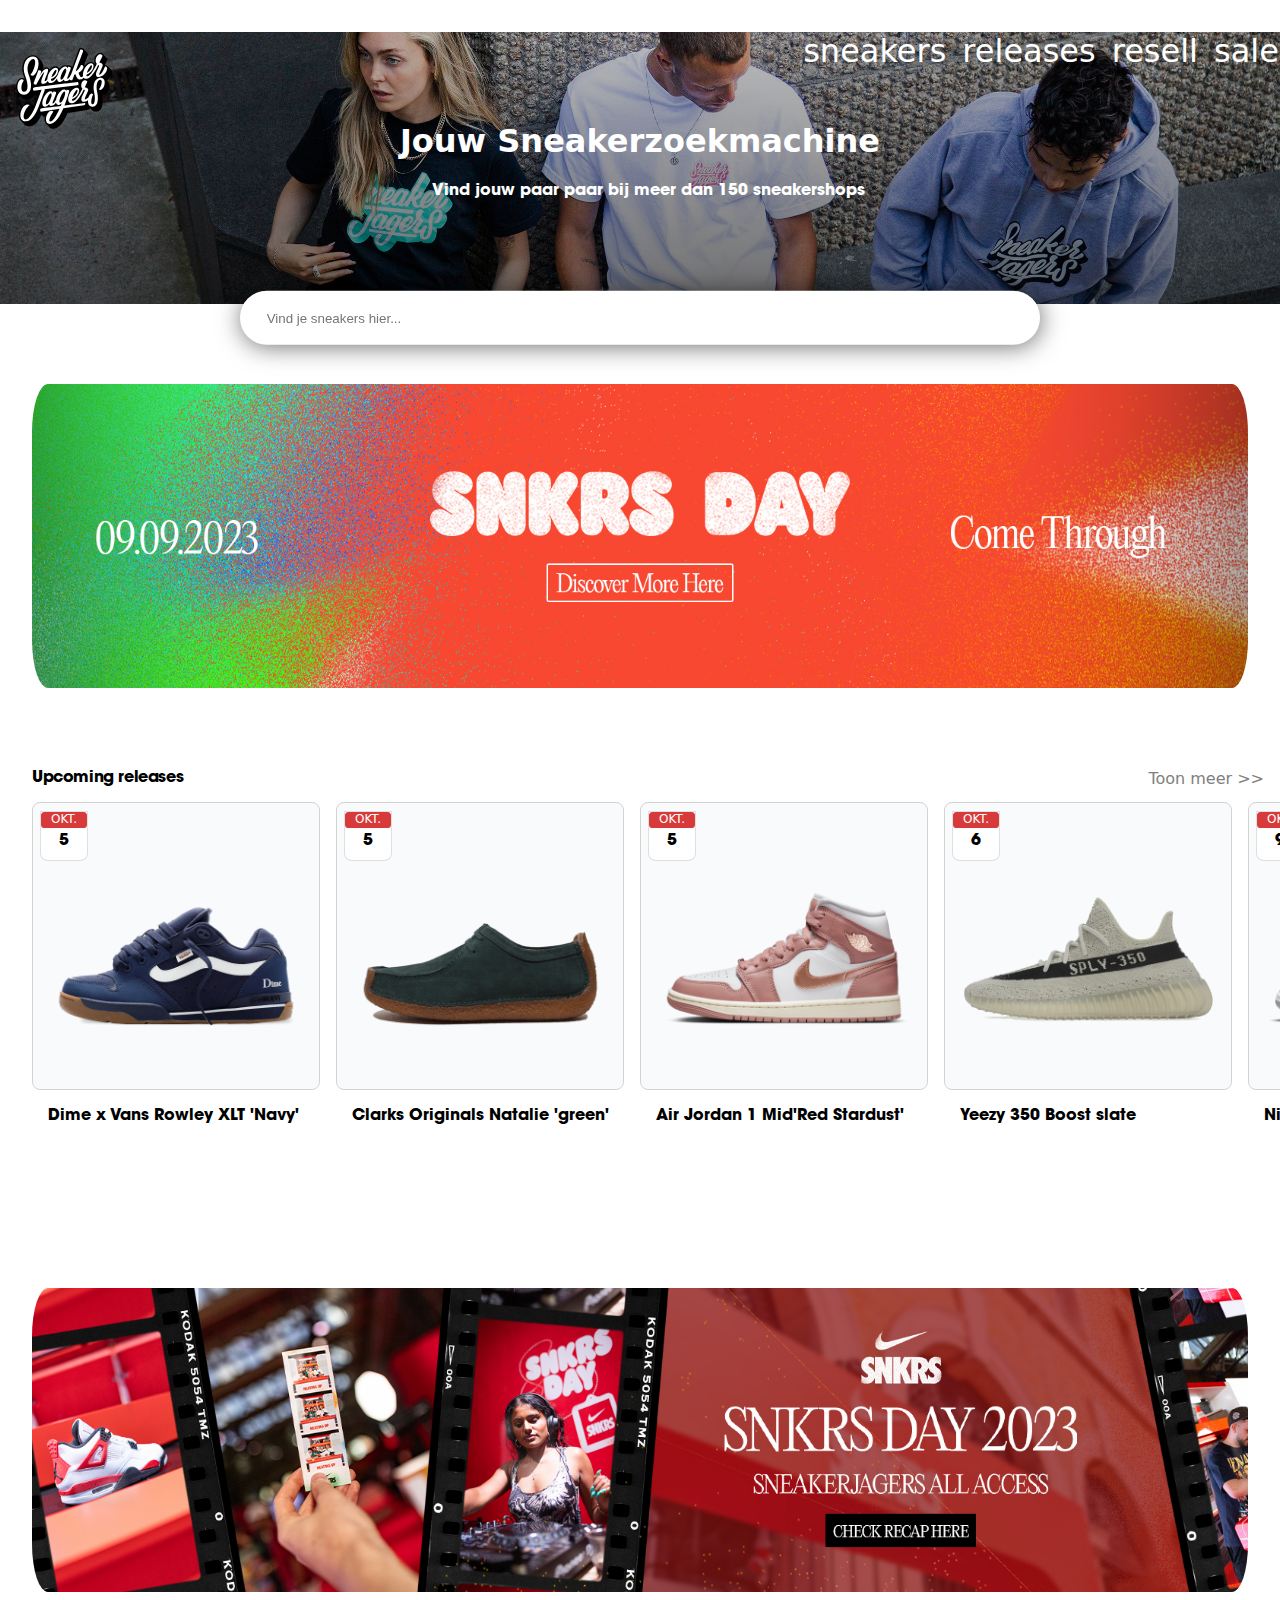
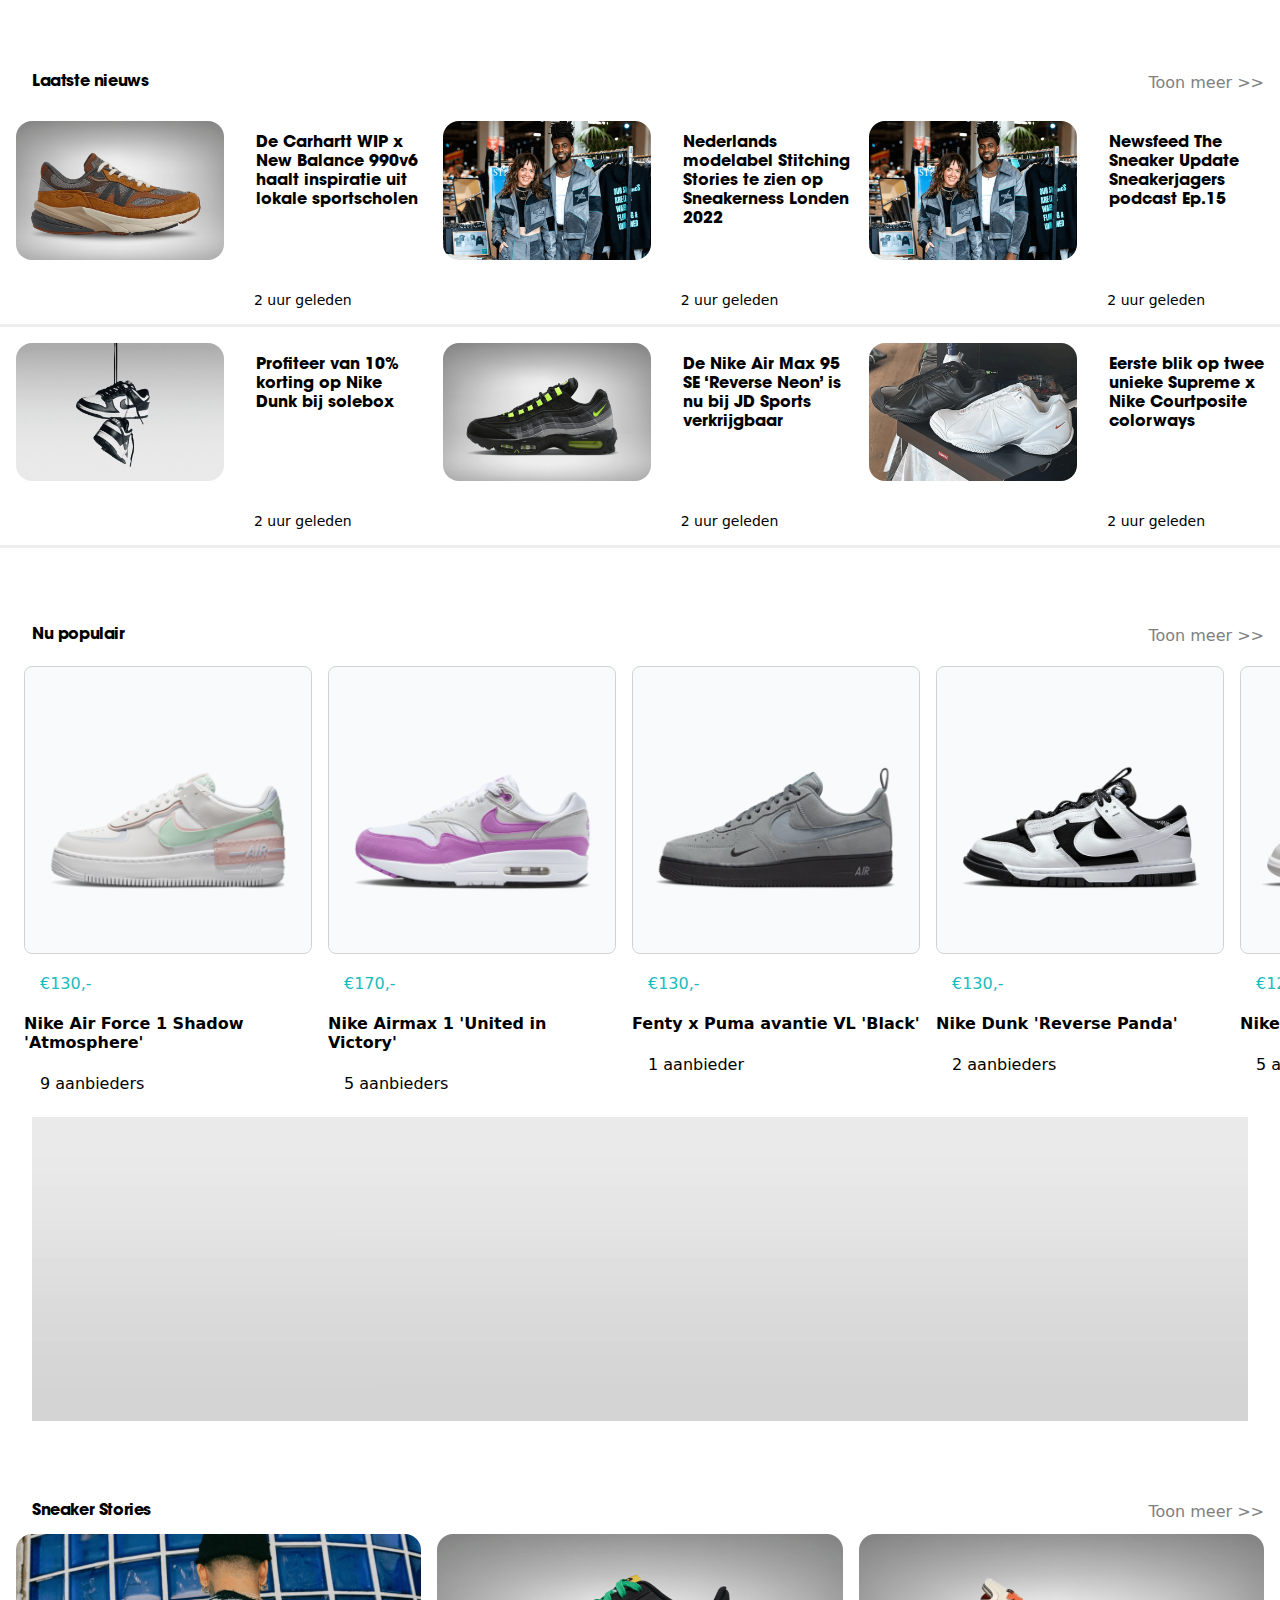
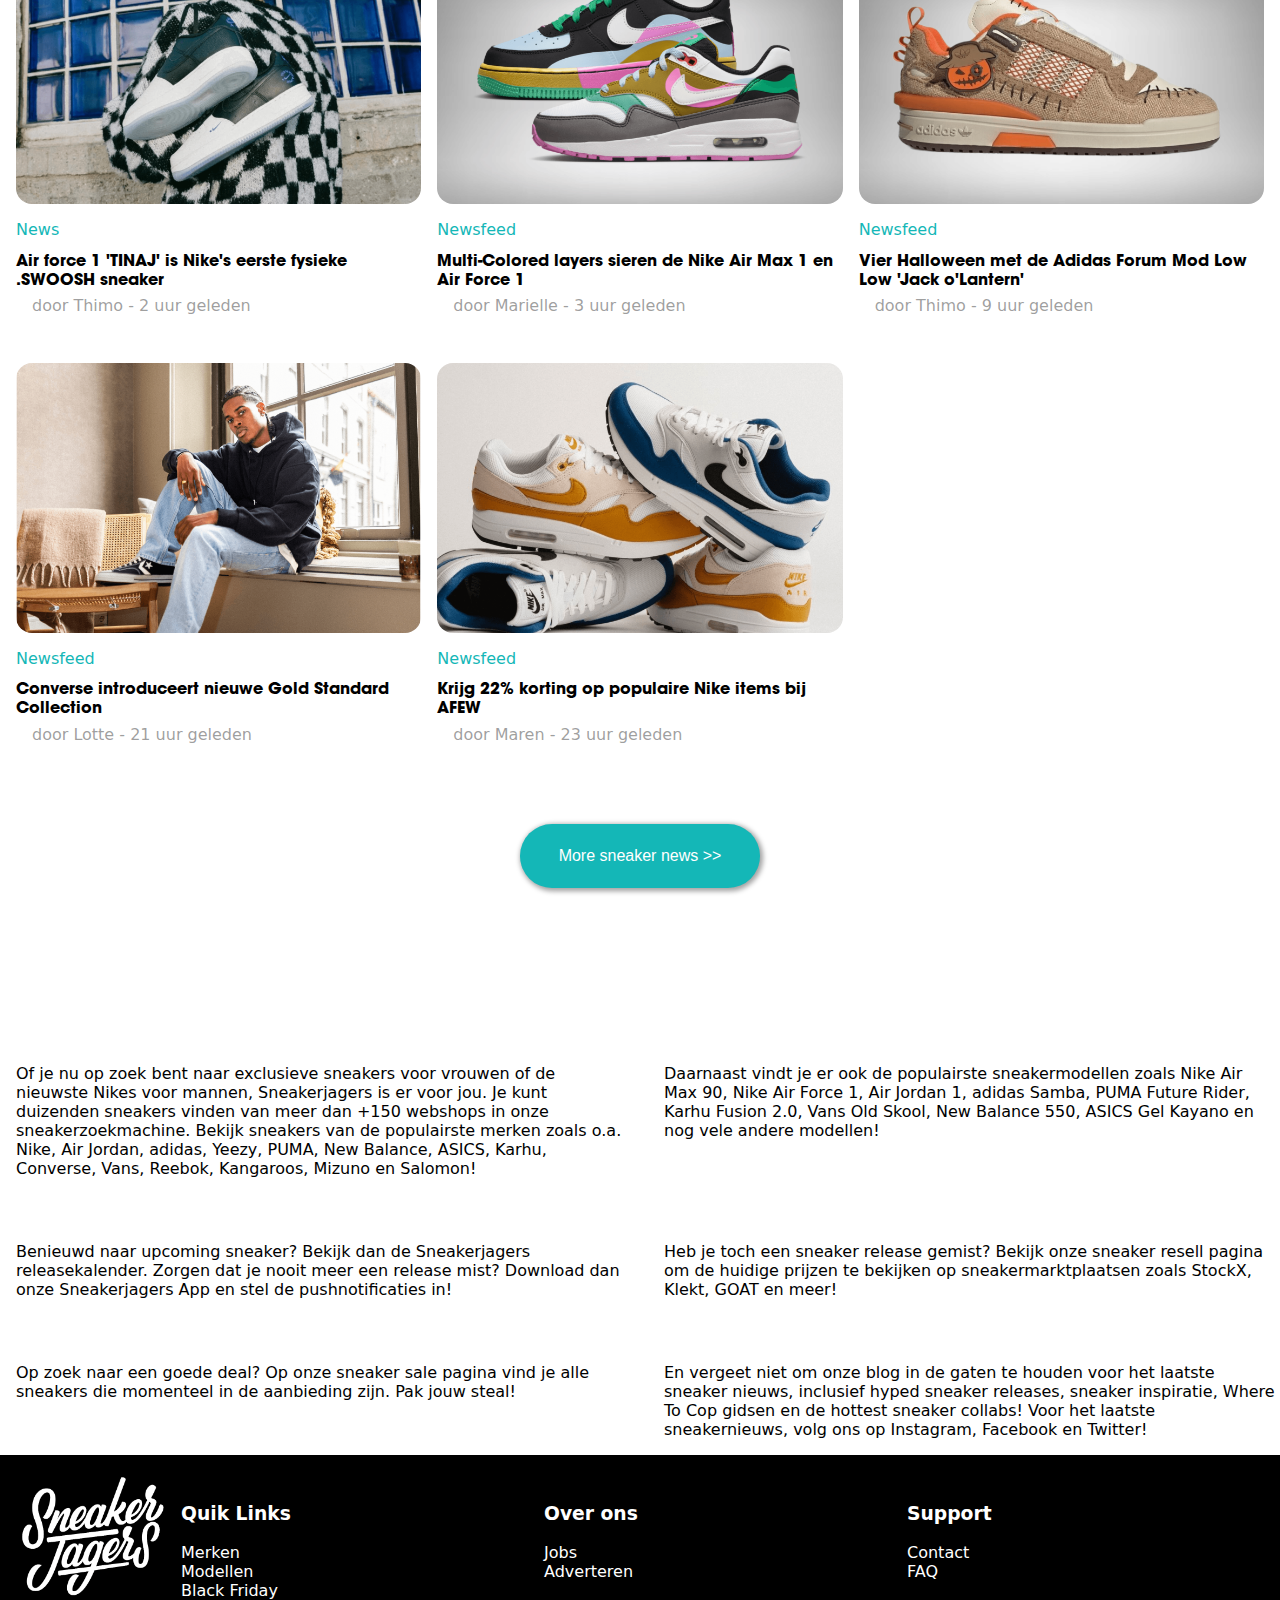
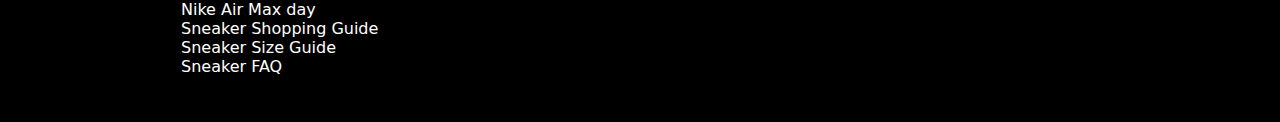
<file: index.html>
<!DOCTYPE html>
<html lang="en">

<head>
	<meta charset="UTF-8">
	<meta http-equiv="X-UA-Compatible" content="IE=edge">
	<meta name="viewport" content="width=device-width, initial-scale=1.0">
	<title>Sneakerjagers</title>
	<link href="styles/style.css" rel="stylesheet">


	<link rel="apple-touch-icon" sizes="180x180" href="/images/apple-touch-icon.png">
	<link rel="icon" type="image/png" sizes="32x32" href="images/favicon-32x32.png">
	<link rel="icon" type="image/png" sizes="16x16" href="images/favicon-16x16.png">
	<link rel="manifest" href="images/site.webmanifest">
	<link rel="mask-icon" href="images/safari-pinned-tab.svg" color="#5bbad5">
	<meta name="msapplication-TileColor" content="#da532c">
	<meta name="theme-color" content="#ffffff">
</head>

<body>
	<header>
		<img src="./images/sneakerjagers.svg" alt="">
		<nav class="nav_menu">
			<ul>
				<li class="nav_item"><a href="#">sneakers</a></li>
				<li class="nav_item"><a href="./releases.html">releases</a></li>
				<li class="nav_item"><a href="#">resell</a></li>
				<li class="nav_item"><a href="#">sale</a></li>
				<li class="nav_item"><a href="#">sustainable</a></li>
				<li class="nav_item"><a href="#">news</a></li>
				<li class="nav_item"><a href="#">app</a></li>
				<li class="nav_item"><a href="#">shop</a></li>
			</ul>

			<div class="hamburger">
				<span class="bar"></span>
				<span class="bar"></span>
				<span class="bar"></span>
			</div>
		</nav>



		<nav class="hidden_nav">
			<img src="./images/sneakerjagers-1.png" alt="">
			<ul>
				<li class="nav_item"><a href="#">sneakers</a></li>
				<li class="nav_item"><a href="./releases.html">releases</a></li>
				<li class="nav_item"><a href="#">resell</a></li>
				<li class="nav_item"><a href="#">sale</a></li>
				<li class="nav_item"><a href="#">sustainable</a></li>
				<li class="nav_item"><a href="#">news</a></li>
				<li class="nav_item"><a href="#">app</a></li>
				<li class="nav_item"><a href="#">shop</a></li>
			</ul>
			<input class="input1" type="text" name="search_bar" id="search_sneaker"
				placeholder="Vind je sneakers hier...">

			<div class="hamburger2">
				<span class="bar2"></span>
				<span class="bar2"></span>
				<span class="bar2"></span>
			</div>
		</nav>


		<h1>Jouw Sneakerzoekmachine</h1>
		<h2>Vind jouw paar paar bij meer dan 150 sneakershops</h2>

	</header>

	<input class="input1" type="text" name="search_bar" placeholder="Vind je sneakers hier...">


	<picture>
		<source srcset="./images/snkrsday1.jpg" media="(min-width: 700px)" />
		<source srcset="./images/snkrsday.jpg" media="(min-width: 300px)" />
		<img src="./images/snkrsday.jpg" alt="advertentie1" />
	</picture>


	<!-- Upcoming Releases -->
	<div class="toonmeer">
		<h2>Upcoming releases</h2>
		<a href="./releases.html">Toon meer >></a>
	</div>
	<!-- <section class="releases_index"> -->

	<section>

		<article>
			<img src="./images/dime.png" alt="Dime x Vans Rowley XLT Navy release 5 oktober">
			<h2>Dime x Vans Rowley XLT 'Navy'</h2>
			<div class="datum">
				<div class="maand">OKT.</div>
				<div class="dag">5</div>
			</div>
		</article>

		<article>
			<img src="./images/clarksoriginal.png" alt="Clarks Originals Natalie green 5 oktober">
			<h2>Clarks Originals Natalie 'green'</h2>
			<div class="datum">
				<div class="maand">OKT.</div>
				<div class="dag">5</div>
			</div>
		</article>
		<article>
			<img src="./images/aj1 .png" alt="Air Jordan 1 Mid SE WMNS Red Stardust 5 oktober">
			<h2>Air Jordan 1 Mid'Red Stardust'</h2>
			<div class="datum">
				<div class="maand">OKT.</div>
				<div class="dag">5</div>
			</div>
		</article>
		<article>
			<img src="./images/yeezy.png" alt="Yeezy 350 Boost slate 6 oktober">
			<h2>Yeezy 350 Boost slate</h2>
			<div class="datum">
				<div class="maand">OKT.</div>
				<div class="dag">6</div>
			</div>
		</article>

		<article>
			<img src="./images/greyfog.png" alt="Nike dunk low 'Grey fog' 9 oktober">
			<h2>Nike dunk low 'Grey fog'</h2>
			<div class="datum">
				<div class="maand">OKT.</div>
				<div class="dag">9</div>
			</div>
		</article>

		<article>
			<img src="./images/schoen1 (10).png" alt=" ">
			<h2>Nike Air Max Plus PS '25th Anniversary'</h2>
			<div class="datum">
				<div class="maand">OKT.</div>
				<div class="dag">9</div>
			</div>
		</article>

	</section>

	<picture>
		<source srcset="./images/ad1.jpeg" media="(min-width: 700px)" />
		<source srcset="./images/ad2.jpeg" media="(min-width: 300px)" />
		<img src="./images/ad1.jpeg" alt="Advertentie1" />
	</picture>



	<!-- Laatste nieuws -->
	<div class="toonmeer">
		<h2>Laatste nieuws</h2>
		<a href="#">Toon meer >></a>

	</div>
	<section class="laatstenieuws">
		<article>
			<img src="./images/sneakernews1.png" alt="">
			<h2>De Carhartt WIP x New Balance 990v6 haalt inspiratie uit lokale sportscholen</h2>
			<p>2 uur geleden</p>
		</article>

		<article>
			<img src="./images/sneakernews2.png" alt="">
			<h2>Nederlands modelabel Stitching Stories te zien op Sneakerness Londen 2022</h2>
			<p>2 uur geleden</p>
		</article>

		<article>
			<img src="./images/sneakernews2.png" alt="">
			<h2>Newsfeed The Sneaker Update Sneakerjagers podcast Ep.15</h2>
			<p>2 uur geleden</p>
		</article>

		<article>
			<img src="./images/sneakernews4.png" alt="">
			<h2>Profiteer van 10% korting op Nike Dunk bij solebox</h2>
			<p>2 uur geleden</p>
		</article>

		<article>
			<img src="./images/sneakernews5.png" alt="">
			<h2>De Nike Air Max 95 SE ‘Reverse Neon’ is nu bij JD Sports verkrijgbaar</h2>
			<p>2 uur geleden</p>
		</article>

		<article>
			<img src="./images/sneakernews6.png" alt="">
			<h2>Eerste blik op twee unieke Supreme x Nike Courtposite colorways</h2>
			<p>2 uur geleden</p>
		</article>


	</section>

	<!-- Nu populair -->

	<div class="toonmeer">
		<h2>Nu populair</h2>
		<a href="#">Toon meer >></a>
	</div>

	<section class="nu_populair">
		<article>
			<img src="./images/schoentest1.png" alt="">
			<p class="nu_popular">€130,-</p>
			<h4>Nike Air Force 1 Shadow 'Atmosphere'</h4>
			<p> 9 aanbieders</p>
		</article>

		<article>
			<img src="./images/airmax-pink.png" alt="">
			<p class="nu_popular">€170,-</p>

			<h4>Nike Airmax 1 'United in Victory'</h4>
			<p> 5 aanbieders</p>
		</article>

		<article>
			<img src="./images/airforceblack.png" alt="">
			<p class="nu_popular">€130,-</p>
			<h4>Fenty x Puma avantie VL 'Black'</h4>
			<p> 1 aanbieder</p>
		</article>

		<article>
			<img src="./images/dunkblackwhite.png" alt="">
			<p class="nu_popular">€130,-</p>
			<h4>Nike Dunk 'Reverse Panda'</h4>
			<p> 2 aanbieders</p>
		</article>

		<article>
			<img src="./images/greyfog.png" alt="">
			<p class="nu_popular">€120,-</p>
			<h4>Nike Dunk low 'Grey fog'</h4>
			<p> 5 aanbieders</p>
		</article>


	</section>


	<video id="video1" src="./videos/video_widescreenmp4.mp4" autoplay loop muted> >
	</video>
	<video id="video2" src="./videos/video_smallscreen.mp4" autoplay loop muted></video>
	<!-- sneaker stories -->

	<!-- sneaker stories -->
	<div class="toonmeer">
		<h2>Sneaker Stories</h2>
		<a href="#">Toon meer >></a>
	</div>

	<section class="sneakerstories">
		<article>
			<img src="./images/nikeswoosh.png" alt="">
			<a href="#">News</a>
			<h2>Air force 1 'TINAJ' is Nike's eerste fysieke .SWOOSH sneaker</h2>
			<p>door Thimo - 2 uur geleden</p>
		</article>

		<article>
			<img src="./images/airmax1.png" alt="">
			<a href="#">Newsfeed</a>
			<h2>Multi-Colored layers sieren de Nike Air Max 1 en Air Force 1</h2>
			<p>door Marielle - 3 uur geleden</p>
		</article>

		<article>
			<img src="./images/jacko.png" alt="">
			<a href="#">Newsfeed</a>
			<h2>Vier Halloween met de Adidas Forum Mod Low Low 'Jack o'Lantern'</h2>
			<p>door Thimo - 9 uur geleden</p>
		</article>

		<article>
			<img src="./images/converse-4.png" alt="">
			<a href="#">Newsfeed</a>
			<h2>Converse introduceert nieuwe Gold Standard Collection</h2>
			<p>door Lotte - 21 uur geleden</p>
		</article>

		<article>
			<img src="./images/22korting.png" alt="">
			<a href="#">Newsfeed</a>
			<h2>Krijg 22% korting op populaire Nike items bij AFEW</h2>
			<p>door Maren - 23 uur geleden</p>
		</article>

	</section>

	<div class="more-sneaker-news2">
	<button type="button" id="more-sneaker-news">More sneaker news >></button>
	</div>


	<section class="footer-text">
		<p>Of je nu op zoek bent naar exclusieve sneakers voor vrouwen of de nieuwste Nikes voor mannen, Sneakerjagers
			is er
			voor jou. Je kunt duizenden sneakers vinden van meer dan +150 webshops in onze sneakerzoekmachine. Bekijk
			sneakers van de populairste merken zoals o.a. Nike, Air Jordan, adidas, Yeezy, PUMA, New Balance, ASICS,
			Karhu,
			Converse, Vans, Reebok, Kangaroos, Mizuno en Salomon!</p>

		<p>Daarnaast vindt je er ook de populairste sneakermodellen zoals Nike Air Max 90, Nike Air Force 1, Air Jordan
			1,
			adidas Samba, PUMA Future Rider, Karhu Fusion 2.0, Vans Old Skool, New Balance 550, ASICS Gel Kayano en nog
			vele
			andere modellen!</p>

		<p>Benieuwd naar upcoming sneaker? Bekijk dan de Sneakerjagers releasekalender. Zorgen dat je nooit meer een
			release
			mist? Download dan onze Sneakerjagers App en stel de pushnotificaties in!</p>

		<p>Heb je toch een sneaker release gemist? Bekijk onze sneaker resell pagina om de huidige prijzen te bekijken
			op
			sneakermarktplaatsen zoals StockX, Klekt, GOAT en meer!</p>


		<p>Op zoek naar een goede deal? Op onze sneaker sale pagina vind je alle sneakers die momenteel in de aanbieding
			zijn. Pak jouw steal!</p>


		<p>En vergeet niet om onze blog in de gaten te houden voor het laatste sneaker nieuws, inclusief hyped sneaker
			releases, sneaker inspiratie, Where To Cop gidsen en de hottest sneaker collabs! Voor het laatste
			sneakernieuws,
			volg ons op Instagram, Facebook en Twitter!</p>

	</section>

	<footer>
        <img src="/images/sneakerjagers-1.png" alt="">
    
            <div class="footer-column">
                    <h3>Quik Links</h3>
                    <ul>
                        <li>Merken</li>
                        <li>Modellen</li>
                        <li>Black Friday</li>
                        <li>Nike Air Max day</li>
                        <li>Sneaker Shopping Guide</li>
                        <li>Sneaker Size Guide</li>
                        <li>Sneaker FAQ</li>
                    </ul>
            </div>
        
            <div class="footer-column">
                    <h3>Over ons</h3>
                    <ul>
                        <li>Jobs</li>
                        <li>Adverteren</li>
                    </ul>

            </div>
        
            <div class="footer-column">
                    <h3>Support</h3>
                    <ul>
                        <li>Contact</li>
                        <li>FAQ</li>
                    </ul>
            </div>
 
        
    </footer>




	<script defer src="scripts/script.js"></script>
</body>





</html>
</file>
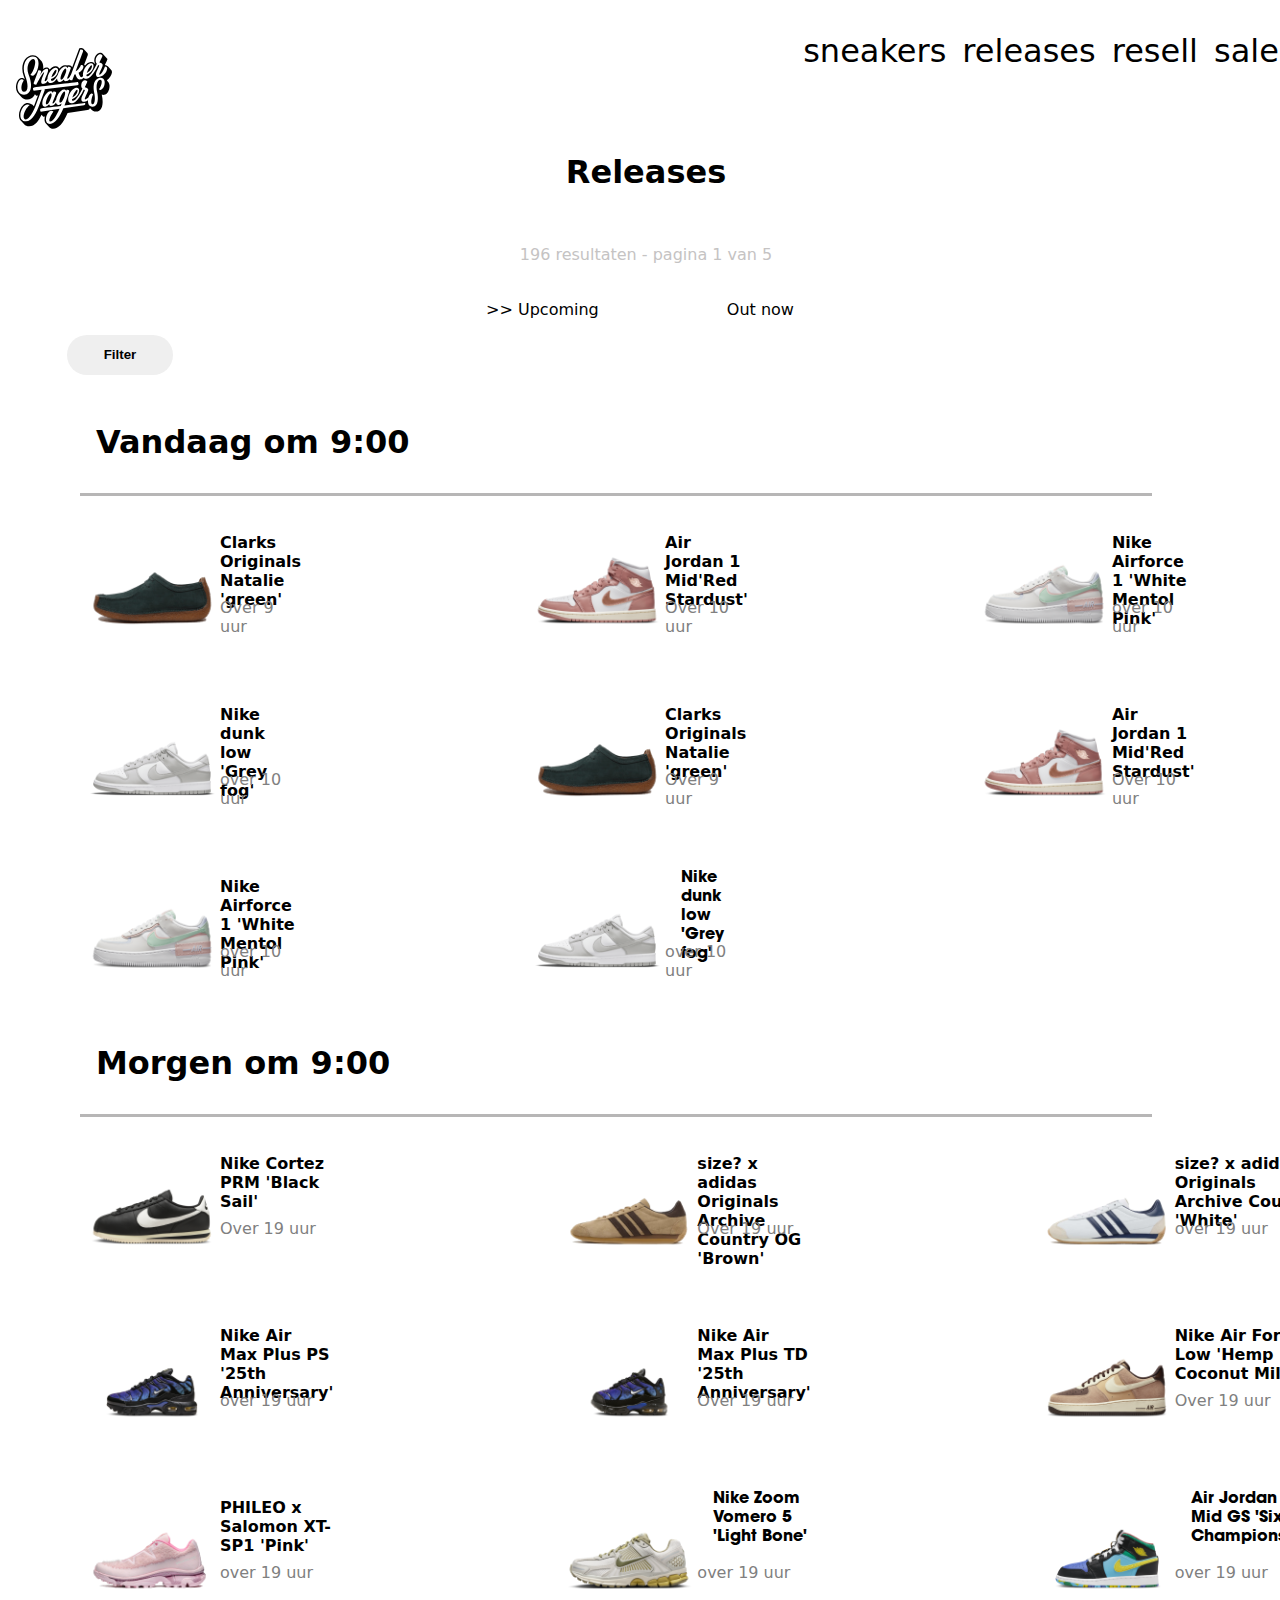
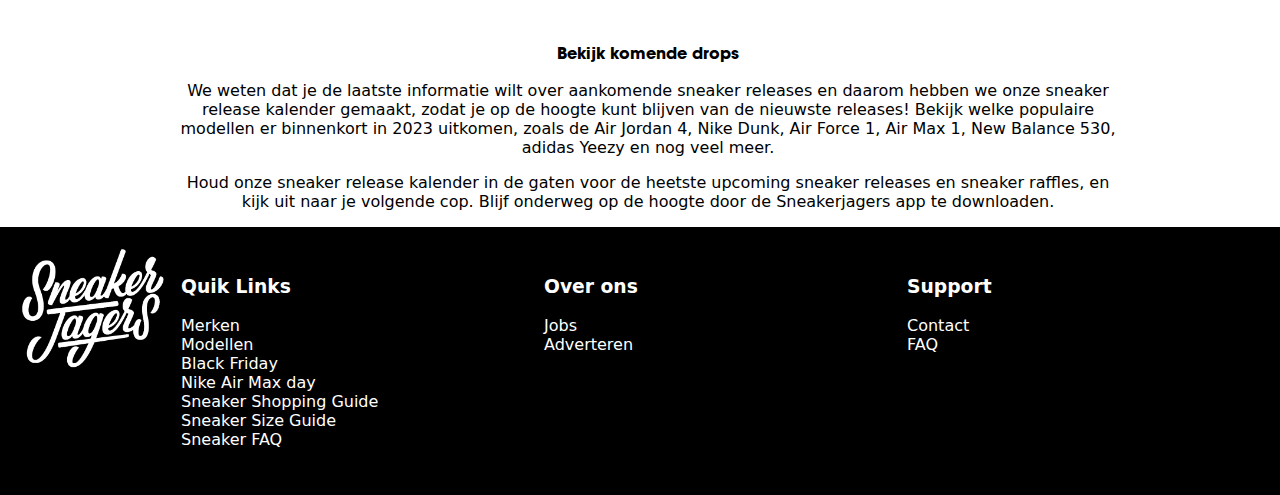
<file: releases.html>
<!DOCTYPE html>
<html lang="nl">

<head>
    <meta charset="UTF-8">
    <meta http-equiv="X-UA-Compatible" content="IE=edge">
    <meta name="viewport" content="width=device-width, initial-scale=1.0">
    <title>releases</title>
    <link rel="stylesheet" href="./styles/style.css">
    <link rel="apple-touch-icon" sizes="180x180" href="/images/apple-touch-icon.png">
    <link rel="icon" type="image/png" sizes="32x32" href="images/favicon-32x32.png">
    <link rel="icon" type="image/png" sizes="16x16" href="images/favicon-16x16.png">
    <link rel="manifest" href="images/site.webmanifest">
    <link rel="mask-icon" href="images/safari-pinned-tab.svg" color="#5bbad5">
    <meta name="msapplication-TileColor" content="#da532c">
    <meta name="theme-color" content="#ffffff">
</head>


<body class="body2">
    








    <header class="header2">
		<img src="./images/sneakerjagers.svg" alt="">
		<nav class="nav_menu">
			<ul>
				<li class="nav_item"><a href="#">sneakers</a></li>
				<li class="nav_item"><a href="./releases.html">releases</a></li>
				<li class="nav_item"><a href="#">resell</a></li>
				<li class="nav_item"><a href="#">sale</a></li>
				<li class="nav_item"><a href="#">sustainable</a></li>
				<li class="nav_item"><a href="#">news</a></li>
				<li class="nav_item"><a href="#">app</a></li>
				<li class="nav_item"><a href="#">shop</a></li>
			</ul>

			<div class="hamburger">
				<span class="bar"></span>
				<span class="bar"></span>
				<span class="bar"></span>
			</div>
		</nav>



		<nav class="hidden_nav">
			<img src="./images/sneakerjagers-1.png" alt="">
			<ul>
				<li class="nav_item"><a href="#">sneakers</a></li>
				<li class="nav_item"><a href="./releases.html">releases</a></li>
				<li class="nav_item"><a href="#">resell</a></li>
				<li class="nav_item"><a href="#">sale</a></li>
				<li class="nav_item"><a href="#">sustainable</a></li>
				<li class="nav_item"><a href="#">news</a></li>
				<li class="nav_item"><a href="#">app</a></li>
				<li class="nav_item"><a href="#">shop</a></li>
			</ul>
			<input class="input1" type="text" name="search_bar" id="search_sneaker"
				placeholder="Vind je sneakers hier...">

			<div class="hamburger2">
				<span class="bar2"></span>
				<span class="bar2"></span>
				<span class="bar2"></span>
			</div>
		</nav>
    </header>




    <section class="top2">
    <h1>Releases</h1>
    <p>196 resultaten - pagina 1 van 5</p>
    </section>

    <div class="upcoming_outnow">
    <a href="#">>> Upcoming</a>
    <a href="#">Out now</a>
    </div>


    <button type="button" class="filter-button" onclick="openPopup()">Filter</button>
    <div class="background-blur">
    <div class="popup" id="popup">
        <div class="top-text">
            <button type="button" onclick="closePopup()">Sluiten</button>
            <h2>Filter</h2>
            <button>Pas toe</button>
        </div>
        <div class="bottom-button">
            <button>Merken</button>
            <button>Modellen</button>
        </div>
    </div>
</div>



<p class="drop-dag">Vandaag om 9:00</p>
<p class="line"></p>

<section class="releases">

    <article class="release">
        <img src="./images/clarksoriginal.png" alt="Clarks Originals Natalie green">
        <h4>Clarks Originals Natalie 'green'</h4>
        <p>Over 9 uur </p>
    </article>
    <article class="release">
        <img src="./images/aj1 .png" alt="Air Jordan 1 Mid SE WMNS Red Stardust ">
		<h4>Air Jordan 1 Mid'Red Stardust'</h4>
        <p>Over 10 uur </p>
    </article>
    <article class="release">
        <img src="./images/schoentest1.png" alt="Nike Airoforce 1 white mentol pink ">
        <h4>Nike Airforce 1 'White Mentol Pink'</h4>
        <p>over 10 uur </p>
    </article>
    <article class="release">
        <img src="./images/greyfog.png" alt="Nike dunk low 'Grey fog'">
		<h4>Nike dunk low 'Grey fog'</h4>
        <p>over 10 uur </p>
    </article>

    <article class="release">
        <img src="./images/clarksoriginal.png" alt="Clarks Originals Natalie green">
        <h4>Clarks Originals Natalie 'green'</h4>
        <p>Over 9 uur </p>
    </article>
    <article class="release">
        <img src="./images/aj1 .png" alt="Air Jordan 1 Mid SE WMNS Red Stardust ">
		<h4>Air Jordan 1 Mid'Red Stardust'</h4>
        <p>Over 10 uur </p>
    </article>
    <article class="release">
        <img src="./images/schoentest1.png" alt="Nike Airoforce 1 white mentol pink ">
        <h4>Nike Airforce 1 'White Mentol Pink'</h4>
        <p>over 10 uur </p>
    </article>
    <article class="release">
        <img src="./images/greyfog.png" alt="Nike dunk low 'Grey fog'">
		<h2>Nike dunk low 'Grey fog'</h2>
        <p>over 10 uur </p>
    </article>
</section>


<p class="drop-dag">Morgen om 9:00</p>
<p class="line"></p>


<div class="releases2">

    <article class="release">
        <img src="./images/schoen1 (1).png" alt=" nike corteiz ">
		<h4>Nike Cortez PRM 'Black Sail'</h4>
        <p>Over 19 uur </p>
    </article>

    <article class="release">
        <img src="./images/schoen1 (2).png" alt="size x adidas">
        <h4>size? x adidas Originals Archive Country OG 'Brown'</h4>
        <p>Over 19 uur </p>
    </article>

    <article class="release">
        <img src="./images/schoen1 (3).png" alt="size x adidas ">
        <h4>size? x adidas Originals Archive Country 'White'</h4>
        <p>over 19 uur </p>
    </article>
    <article class="release">
        <img src="./images/schoen1 (4).png" alt="Airmax plus td">
		<h4>Nike Air Max Plus PS '25th Anniversary'</h4>
        <p>over 19 uur </p>
    </article>

    <article class="release">
        <img src="./images/schoen1 (5).png" alt="Airmax Plus TD ">
        <h4>Nike Air Max Plus TD '25th Anniversary'</h4>
        <p>Over 19 uur </p>
    </article>
    <article class="release">
        <img src="./images/schoen1 (6).png" alt="Airforce 1 ">
		<h4>Nike Air Force 1 Low 'Hemp Coconut Milk'</h4>
        <p>Over 19 uur </p>
    </article>
    <article class="release">
        <img src="./images/schoen1 (7).png" alt="Phileo ">
        <h4>PHILEO x Salomon XT-SP1 'Pink'</h4>
        <p>over 19 uur </p>
    </article>
    <article class="release">
        <img src="./images/schoen1 (8).png" alt="Nike zoom vomero'">
		<h2>Nike Zoom Vomero 5 'Light Bone'</h2>
        <p>over 19 uur </p>
    </article>
    <article class="release">
        <img src="./images/schoen1 (9).png" alt="air jordan 1'">
		<h2>Air Jordan 1 Mid GS 'Six Championships'</h2>
        <p>over 19 uur </p>
    </article>
</div>












    <!-- tweede drops -->
    <article class="tweededrops">
        <h2>Bekijk komende drops</h2>
        <p>We weten dat je de laatste informatie wilt over aankomende sneaker releases en daarom hebben we onze sneaker
            release kalender gemaakt, zodat je op de hoogte kunt blijven van de nieuwste releases! Bekijk welke
            populaire modellen er binnenkort in 2023 uitkomen, zoals de Air Jordan 4, Nike Dunk, Air Force 1, Air Max 1,
            New Balance 530, adidas Yeezy en nog veel meer.
        </p>
        <p>
            Houd onze sneaker release kalender in de gaten voor de heetste upcoming sneaker releases en sneaker raffles,
            en kijk uit naar je volgende cop. Blijf onderweg op de hoogte door de Sneakerjagers app te downloaden.
        </p>
    </article>


    <footer>
        <img src="/images/sneakerjagers-1.png" alt="">
    
            <div class="footer-column">
                    <h3>Quik Links</h3>
                    <ul>
                        <li>Merken</li>
                        <li>Modellen</li>
                        <li>Black Friday</li>
                        <li>Nike Air Max day</li>
                        <li>Sneaker Shopping Guide</li>
                        <li>Sneaker Size Guide</li>
                        <li>Sneaker FAQ</li>
                    </ul>
            </div>
        
            <div class="footer-column">
                    <h3>Over ons</h3>
                    <ul>
                        <li>Jobs</li>
                        <li>Adverteren</li>
                    </ul>

            </div>
        
            <div class="footer-column">
                    <h3>Support</h3>
                    <ul>
                        <li>Contact</li>
                        <li>FAQ</li>
                    </ul>
            </div>
 
        
    </footer>
    


    <script defer src="./scripts/script.js"></script>
</body>

</html>
</file>
<file: styles/style.css>
/**************/
/* CSS REMEDY */
/**************/
*,
*::after,
*::before {
	box-sizing: border-box;
}






/*********************/
/* CUSTOM PROPERTIES */
/*********************/
:root {
	/* startje */
	--color-text: #111;
	--color-background: #eee;
	
}

/*************************************************/



/****************/
/* JOUW STYLING */
/****************/


/* jouw code */
@font-face {
	font-family: 'MyWebFont';
	src: url('../fonts/ITCAvantGardeStd-Bold.woff') format('woff');
}

h2 {
	font-family: 'MyWebFont';
	font-weight: 500;
	font-size: 1rem;
	padding-left: 1em;
}



/**********************/
/* CUSTOM PROPERTIES */
/**********************/

body {
	padding: 0;
	margin: 0;
	font-family: system-ui, -apple-system, BlinkMacSystemFont, 'Segoe UI', Roboto, Oxygen, Ubuntu, Cantarell, 'Open Sans', 'Helvetica Neue', sans-serif;
}

/**********************/
/* NAV HAMBURGER MENU */
/**********************/

nav {
	min-height: 4.3em;
	padding: 0 1.5em;

}


nav ul {
	display: flex;
	text-align: right;
	list-style: none;
	max-width: 100%;
	gap: 0.5em;
	margin-left: 60%;
	font-size: 2rem;
}

nav a {
	color: rgb(255, 255, 255);
	text-decoration: none;
}

a:hover {
	text-decoration: underline aqua;

}

.hamburger {
	position: relative;
	cursor: pointer;
	top: 1em;
	left: 90%;
}

.bar {
	display: block;
	width: 1.7em;
	width: 0.01em;
	margin: 0.3em;
	transition: all 0.3s ease-in-out;
	background-color: white;
}

/************************/
/* hiddennav hamburger */
/************************/

.hamburger2 {
	position: relative;
	cursor: pointer;
	top: 1em;
	left: 90%;
}

.bar2 {
	display: block;
	width: 1.7em;
	height: 0.1em;
	margin: 0.3em;
	transition: all 0.3s ease-in-out;
	background-color: black;
}


.hidden_nav {
	position: fixed;
	top: -100px;
	width: 100%;
	transition: top 0.3s;
	z-index: 100;
	background-color: white;
  }
  
  .hidden_nav.active {
	top: 0; 
  }
  
.hidden_nav ul{
	list-style: none;
	padding: 0;
	text-align: center;

  }

  
  .hidden_nav ul li a {
	text-decoration: none;
	color: black;
	
  }

  .hidden_nav ul li a:hover{
		text-decoration: underline .3em aqua;
	
  }

  .hidden_nav input{
	width: 40em;
	height: 4em;
	border-style: solid;
	border-radius: 0;
	filter: none;
	
  }

.hidden_nav img{
	max-width: 5em;
	border-style: none;
}

.hidden_nav input{
	transform: translate(-60em, -6em);
}

/**********************/
/* HEADER 1 */
/**********************/

h1 {
	display: flex;
	justify-content: center;
	text-align: center;
}

header h2{
	display: flex;
	justify-content: center;
}


header {
	background-image:
		linear-gradient(to bottom, rgba(0, 0, 0, 0.25), rgba(0, 0, 0, 0.564)),
		url('../images/hero1.jpeg');
	max-width: 100%;
	background-size: cover;
	background-position: center;
	background-repeat: no-repeat;
	height: 17em;
	color: white;
	z-index: 100;
}

header img {
	padding: 1em;
	max-width: 8em;
	position: absolute;
}

.input1{
	display: flex;
	position: absolute;
	width: 70%;
	left: 50%;
	height: 6%;
	transform: translateY(-1em) translateX(-50%);
	border-radius: 2em;
	padding-left: 2em;
	padding-right: 2em;
	border-style: none;
	filter: drop-shadow(rgba(0, 0, 0, 0.562) 1px 2px 12px);
	max-width: 60em;
}







/********** styling voor picture ************/

picture img {
	margin-top: 5em;
	max-width: 100%;

}


/*********** Styling toon meer *************/

.toonmeer h2 {
	letter-spacing: -.025rem;
	font-weight: 500;
}

.toonmeer {
	margin-top: 4em;
	padding-left: 1em;
	padding-right: 1em;
	display: flex;
	justify-content: space-between;
	align-items: center;
}

.toonmeer a {
	color: grey;
	text-decoration: none;
}





/* Styling soon drop */
section:nth-of-type(1) {
	display: flex;
	overflow-y: auto;
	gap: 1em;
	padding-left: 2em;

}

section:nth-of-type(1) img {
	max-width: 18em;
	background-color: rgb(249 250 251);
	border-style: solid;
	border-color: lightgrey;
	border-radius: .5em;
	border-width: 0.01em;
}

section:nth-of-type(3) {
	display: flex;
	overflow-y: auto;
	gap: 1em;
	padding: .5em;
	margin-left: 1em;
}

section:nth-of-type(3) img {
	max-width: 18em;
	background-color: rgb(249 250 251);
	border-style: solid;
	border-color: lightgrey;
	border-radius: .5em;
	border-width: 0.01em;
}

section:nth-of-type(3) p {
	border-style: none;
	font-weight: 300;
	text-align: left;
}


/* icon calender */
.datum {
	border: .1em solid #d3d3d3ba;
	background-color: #FFF;
	width: 3em;
	text-align: center;
	border-radius: 0 0 .5em .5em;
	position: relative;
	top: -20.5em;
	left: .5em;
	z-index: 1;
}

.maand {
	height: 1.3em;
	width: 2, 3em;
	border-radius: .3em .3em;
	background-color: rgb(215, 58, 58);
	color: rgb(255, 255, 255);
	font-weight: normal;
	font-size: .75rem;
	font-family: system-ui, -apple-system, BlinkMacSystemFont, 'Segoe UI', Roboto, Oxygen, Ubuntu, Cantarell, 'Open Sans', 'Helvetica Neue', sans-serif;
}

.dag {
	font-family: 'MyWebFont';
	font-size: 1rem;
	margin-top: .3em;
	color: black;
	width: 2.9em;
	height: 1.7em;
	border-radius: 0 0 .5em .5em;
}



picture img {
	max-width: 100%;
	border-radius: 3em;
	padding-right: 2rem;
	padding-left: 2rem;
}

article h2 {
	font-family: 'MyWebFont';
}





/* Laatste nieuws styling */

.laatstenieuws article img {
	border-radius: 1em;
	padding: 0;
	margin-left: 1em;
	max-width: 13em;
}


.laatstenieuws article {
	display: grid;
	grid-template-columns: 1fr 10fr;
	grid-gap: 1em;
	border-style: solid;
	border-color: #eee;
	border-width: 0 0 .2em 0;
	padding-top: 1em;
	max-width: 100%;
}


.laatstenieuws p {
	font-weight: 300;
	font-size: .875rem;
	line-height: 1.25rem;
	font-family: system-ui, -apple-system, BlinkMacSystemFont, 'Segoe UI', Roboto, Oxygen, Ubuntu, Cantarell, 'Open Sans', 'Helvetica Neue', sans-serif;
	border-style: none;
	grid-column: 2;
}

.laatstenieuws h3 {
	font-weight: 500;

}



/* video css */
video{
	padding-right: 2rem;
	padding-left: 2rem;
}

#video1{
	max-width: 100%;
}

#video2{
	max-width: 100%;
}

#video2{
	display: none;
}






/*********  styling nu populair  *********/



.nu_popular {
	color: rgb(24, 188, 189);
}

.nu_populair{
	margin-left: 4em;
}





.sneakerstories article{
display: grid;
margin-bottom: 1em;
}

.sneakerstories{
padding-left: 1em;
padding-right: 1em;
	
}

.sneakerstories h2{
	padding: 0;
}

.sneakerstories p{
	color: rgba(110, 110, 110, 0.656);
	margin-top: -.5em;
}

.sneakerstories img{
	max-width: 100%;
	border-radius: 1em;
}

.sneakerstories a{
	color: rgb(20, 183, 183);
	text-decoration: none;
	margin-top: 1em;
}

.more-sneaker-news2{
	display: flex;
	justify-content: center;
}

#more-sneaker-news{
	width: 15em;
	height: 4em;
	border-radius: 2em;
	border-style: none;
	background-color:rgb(20, 183, 183);
	color: white;
	font-weight: 500;
	font-size: 1rem;
	margin-top: 3em;
	margin-bottom: 10em;
	list-style: none;
	box-shadow: .1em .1em .3em .1em rgba(0, 0, 0, 0.363);
	}


/* footer style */

footer img{
	max-height: 8em;
}
footer {
    background-color: black;
    display: flex;
    justify-content: space-around;
    padding: 20px;
    color: white;
}

footer ul{

    list-style:none;
    padding: 0;
	text-align: left;
}

.footer-text{
	padding-left: 1em;
}

.footer-column {
    text-align: left;
    padding: 10px;
    flex: 1;
}













/**********************/
/* HEADER 2 RELEASE pagina 2*/
/**********************/

.header2 nav a{
	color: black;
}

.header2{
	background: none;
	height: 5em;
	max-width: 100%;
}



.top2{
    display: flex;
    flex-direction: column;
    padding: 20px;

}



.top2 p{
	color: rgb(197, 195, 195);
	display: flex;
	justify-content: center;
}

 .upcoming_outnow{
	display: flex;
    justify-content: center;
    align-items: center;
	gap: 8em;
 }

.upcoming_outnow a{
	color: black;
	text-decoration: none;
}

.upcoming_outnow a:hover{
	text-decoration: underline .3em aqua;
}





/* filter button releases */
.filter-button {
	margin: 1.2em;
	border-color: rgb(187, 184, 184);
	border-radius: 2em;
	border-style: none;
	width: 8em;
	height: 3em;
	cursor: pointer;
	font-weight: 700;
	transition:  0.2s;
	visibility: visible;
	margin-left:5em;
}

.filter-button:active{
transform: scale(0.95);
}

.popup{
	width: 50em;
	height: 30em;
	color: black;
	background-color: rgb(212, 210, 210);
	position: absolute;
	top: 50%;
	left: 50%;
	visibility: hidden;
	border-radius: 1em;
}


.popup.open-popup {
    visibility: visible;
    opacity: 1;
    transform: translate(-50%, -50%);
	transition: 1s;
	position: fixed;

}

.top-text button{
border-style: none;
color: black;
width: 20em;
cursor: pointer;
background-color: rgb(212, 210, 210);
font-weight: bold;
}

.top-text{
display: flex;
justify-content: space-between;
}

.bottom-button button{
	font-weight: 1000;
	display: flex;
	border-style: solid;
	border-radius: 1em;
	margin-top: 1em;
	width: 50em;
	height: 10em;
	background-color: rgb(181, 181, 181);
	cursor: pointer;
}

.background-blur {
	background-color: rgba(245, 245, 245, 0.849);
}





.drop-dag {
	font-size: 2rem;
	font-weight:bold;
	margin-left:3em;
	
}

.line{
	margin-left:5em;
	margin-right: 8em;
border-bottom: solid rgba(143, 142, 142, 0.644);
}

.releases2 article{
	display: grid;
	grid-template-columns: 8.75em ;
	grid-template-rows: 5.375em 4.375em;
	overflow-y: none;
	margin-left:5em;
	margin-right: 8em;
	
}

.releases2 p{
	color: grey;
	grid-row: 2/3;
	grid-column: 2/3;
	margin: 0;
	border-style: none;
	font-weight: 300;
}

.releases2 img{
	max-width: 9em;
}

.release {
	display: grid;
	grid-template-columns: 8.75em ;
	grid-template-rows: 5.375em 4.375em;
	overflow: none;
	margin-left:5em;
	margin-right: 8em;
}

.release p {
	color: grey;
	grid-row: 2/3;
	grid-column: 2/3;
	margin: 0;
	border-style: none;
	font-weight: 300;
}

.release img {
	max-width: 9em;
}

article p{
	margin-left: 1em;
}

.tweededrops {
	padding-left: 10em;
	padding-right: 10em;
	text-align: center;
}






	/* Mediaqueries */
	@media(max-width: 770px) {
		.hamburger {
			display: block;
		}
	
		.hamburger.active .bar:nth-of-type(2) {
			opacity: 0;
		}
	
		.hamburger.active .bar:nth-of-type(1) {
			transform: translateY(8px) rotate(45deg);
		}
	
		.hamburger.active .bar:nth-of-type(3) {
			transform: translateY(-8px) rotate(-45deg);
		}
	
	
	
		.nav_item {
			margin: 1em 0;
		}
	
		.nav.menu.active {
			background-color: #111;
		}
	
		nav ul {
			display: none;
		}
	
	
	}
	
	@media(min-width: 772px) {
		nav ul {
			opacity: 100%;
		}
	
		.hamburger {
			display: none;
		}
	
	}


	/* hamburger 2 */

	@media(max-width: 770px) {
		.hamburger2 {
			display: block;
		}
	
		.hamburger2.active .bar2:nth-of-type(2) {
			opacity: 0;
		}
	
		.hamburger2.active .bar2:nth-of-type(1) {
			transform: translateY(8px) rotate(45deg);
		}
	
		.hamburger2.active .bar2:nth-of-type(3) {
			transform: translateY(-8px) rotate(-45deg);
		}
	
	
	
		.nav_item {
			margin: 1em 0;
		}
	
		.nav.menu.active {
			background-color: #111;
		}
	
		nav ul {
			display: none;
		}
	
	
	}
	
	@media(min-width: 772px) {
		nav ul {
			opacity: 100%;
		}
	
		.hamburger2 {
			display: none;
		}
	
	}

	@media(min-width: 770px) {
		.laatstenieuws {
			display: grid;
			grid-template-columns: repeat(3, 10fr);
			text-overflow: none;
		}
	}


	@media (max-width: 770px) {
		#video1 {
		  display: none;
		}
		#video2 {
		  display: block;
		}
	  }


	@media(min-width: 770px) {
		.sneakerstories {
			display: grid;
			grid-template-columns: repeat(3, 10fr);
			text-overflow: none;
			gap: 1em;
		}
	}

	@media(min-width: 770px) {
		.releases{
			display: grid;
			grid-template-columns: repeat(3, 5fr);
			gap: 1em;
			text-overflow: none;
		}
	}

	@media(min-width: 770px) {
		.releases2{
			display: grid;
			grid-template-columns: repeat(3, 5fr);
			gap: 1em;
			text-overflow: none;
		}
	}


	@media(min-width: 770px) {
		.footer-text {
			display: grid;
			grid-template-columns: repeat(2, 10fr);
			text-overflow: none;
			gap: 2em;
			
		}
	}
</file>
